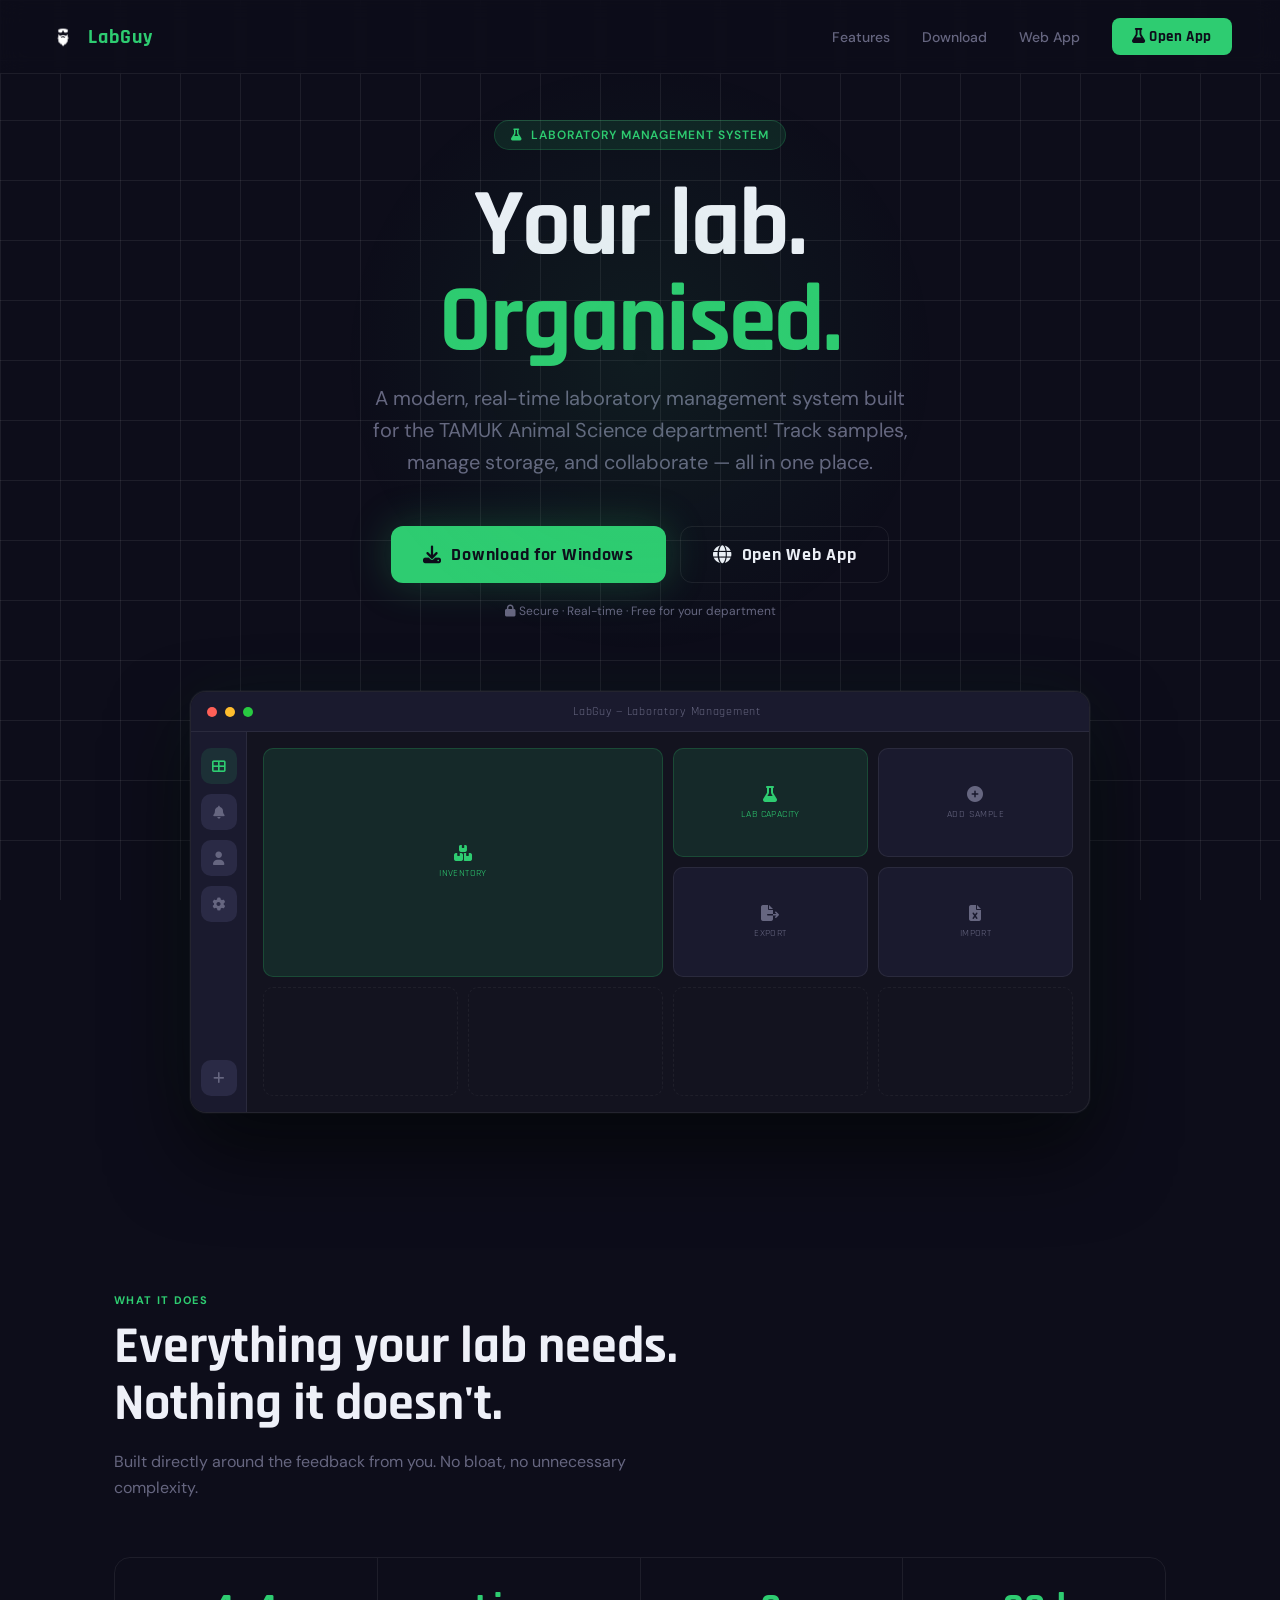
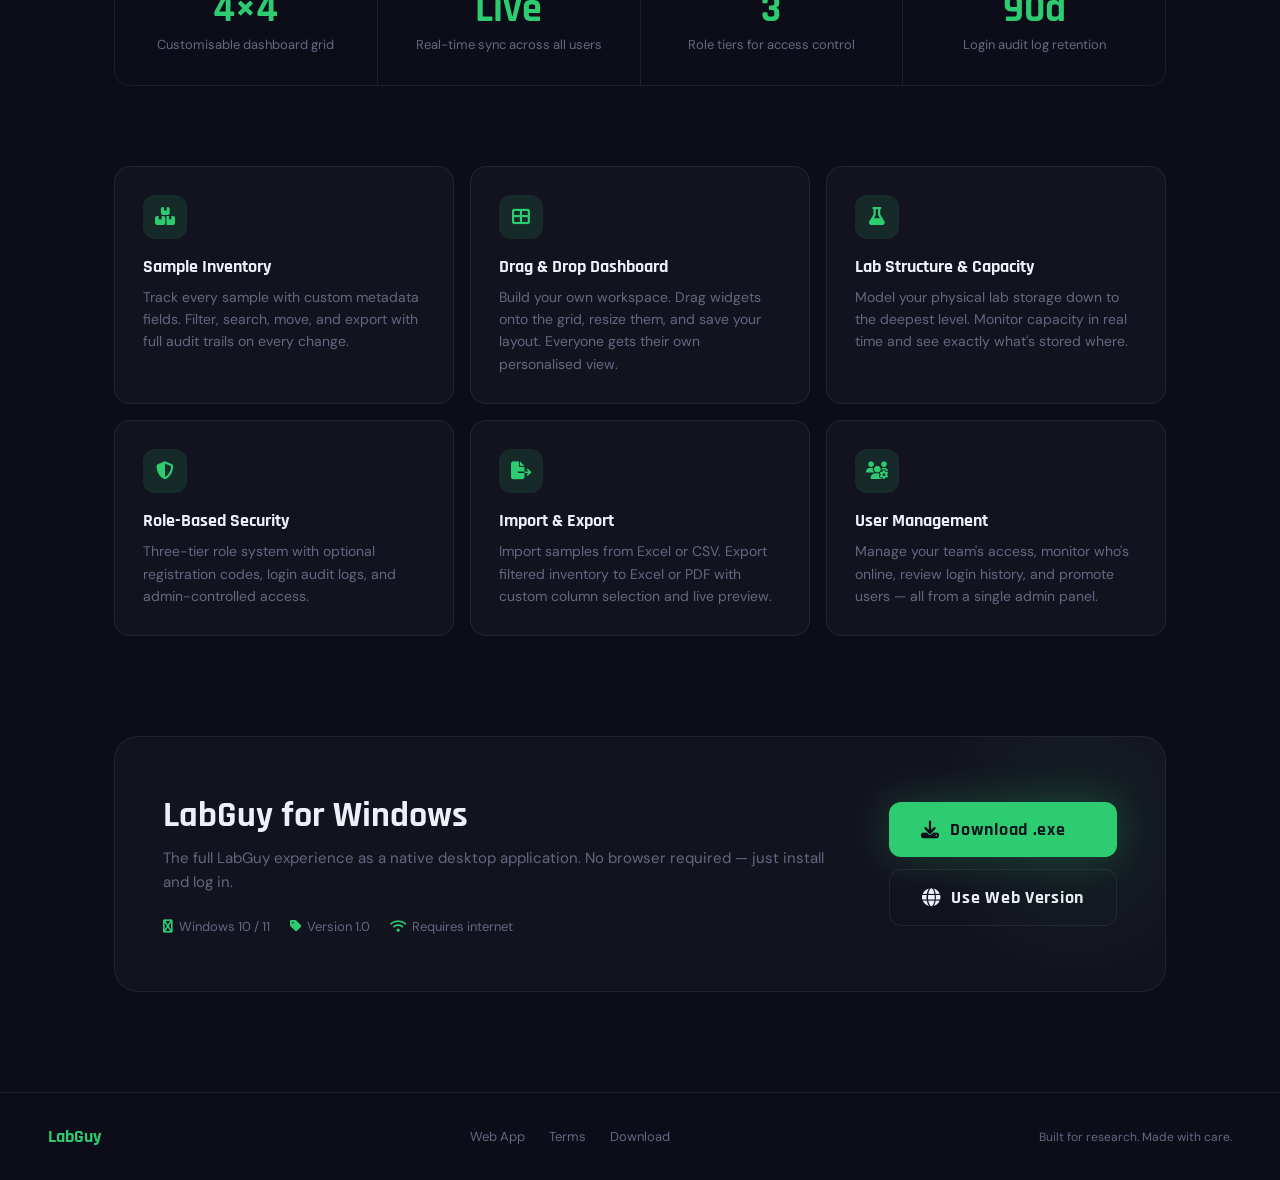
<file: index.html>
<!DOCTYPE html>
<html lang="en">
<head>
  <meta charset="UTF-8"/>
  <meta name="viewport" content="width=device-width, initial-scale=1.0"/>
  <title>LabGuy — Laboratory Management</title>
  <link rel="icon" href="app/LabGuy.png" type="image/png"/>
  <link href="https://fonts.googleapis.com/css2?family=Rajdhani:wght@400;600;700&family=DM+Sans:ital,wght@0,400;0,500;0,600;1,400&display=swap" rel="stylesheet"/>
  <link href="https://cdnjs.cloudflare.com/ajax/libs/font-awesome/6.4.0/css/all.min.css" rel="stylesheet"/>
  <style>
    :root {
      --bg:#0d0d1a;--bg-card:#13131f;--bg-card2:#1a1a2e;
      --green:#2ecc71;--green-dim:rgba(46,204,113,0.12);
      --border:rgba(255,255,255,0.07);--text:#eef0f8;--muted:#666680;--subtle:#2a2a45;
    }
    *,*::before,*::after{box-sizing:border-box;margin:0;padding:0}
    html{scroll-behavior:smooth}
    body{font-family:'DM Sans',sans-serif;background:var(--bg);color:var(--text);min-height:100vh;overflow-x:hidden}
    body::before{content:'';position:fixed;inset:0;background-image:linear-gradient(var(--border) 1px,transparent 1px),linear-gradient(90deg,var(--border) 1px,transparent 1px);background-size:60px 60px;pointer-events:none;z-index:0}
    nav{position:fixed;top:0;left:0;right:0;z-index:100;display:flex;align-items:center;justify-content:space-between;padding:18px 48px;background:rgba(13,13,26,0.85);backdrop-filter:blur(12px);border-bottom:1px solid var(--border)}
    .nav-logo{display:flex;align-items:center;gap:10px;text-decoration:none}
    .nav-logo img{width:30px;height:30px;border-radius:8px}
    .nav-logo-text{font-family:'Rajdhani',sans-serif;font-size:20px;font-weight:700;color:var(--green);letter-spacing:.04em}
    .nav-links{display:flex;align-items:center;gap:32px}
    .nav-links a{color:var(--muted);text-decoration:none;font-size:14px;font-weight:500;transition:color .2s}
    .nav-links a:hover{color:var(--text)}
    .nav-cta{background:var(--green)!important;color:#0d0d1a!important;padding:9px 20px;border-radius:8px;font-weight:700!important;font-family:'Rajdhani',sans-serif;font-size:15px!important;letter-spacing:.04em}
    .nav-cta:hover{opacity:.9;transform:translateY(-1px)}
    .hero{position:relative;z-index:1;min-height:100vh;display:flex;flex-direction:column;align-items:center;justify-content:center;text-align:center;padding:120px 24px 80px}
    .hero::after{content:'';position:absolute;top:30%;left:50%;transform:translate(-50%,-50%);width:600px;height:600px;background:radial-gradient(circle,rgba(46,204,113,0.08) 0%,transparent 70%);pointer-events:none}
    .hero-badge{display:inline-flex;align-items:center;gap:8px;background:var(--green-dim);border:1px solid rgba(46,204,113,0.2);border-radius:20px;padding:6px 16px;font-size:12px;font-weight:600;color:var(--green);letter-spacing:.08em;text-transform:uppercase;margin-bottom:28px;animation:fadeUp .6s ease both}
    .hero-title{font-family:'Rajdhani',sans-serif;font-size:clamp(52px,8vw,96px);font-weight:700;line-height:1;letter-spacing:-.02em;margin-bottom:12px;animation:fadeUp .6s .1s ease both}
    .hero-title span{color:var(--green)}
    .hero-subtitle{font-size:clamp(16px,2vw,20px);color:var(--muted);max-width:540px;line-height:1.6;margin-bottom:48px;animation:fadeUp .6s .2s ease both}
    .hero-actions{display:flex;gap:14px;flex-wrap:wrap;justify-content:center;animation:fadeUp .6s .3s ease both}
    .btn-primary{display:inline-flex;align-items:center;gap:10px;background:var(--green);color:#0d0d1a;padding:16px 32px;border-radius:12px;font-family:'Rajdhani',sans-serif;font-size:18px;font-weight:700;letter-spacing:.04em;text-decoration:none;transition:all .2s;box-shadow:0 0 40px rgba(46,204,113,0.25)}
    .btn-primary:hover{transform:translateY(-2px);box-shadow:0 0 60px rgba(46,204,113,0.4)}
    .btn-secondary{display:inline-flex;align-items:center;gap:10px;background:transparent;color:var(--text);padding:16px 32px;border-radius:12px;border:1px solid var(--border);font-family:'Rajdhani',sans-serif;font-size:18px;font-weight:700;letter-spacing:.04em;text-decoration:none;transition:all .2s}
    .btn-secondary:hover{border-color:rgba(255,255,255,0.15);background:rgba(255,255,255,0.04);transform:translateY(-2px)}
    .hero-note{margin-top:20px;font-size:12px;color:var(--muted);animation:fadeUp .6s .4s ease both}
    .hero-mockup{position:relative;z-index:1;margin-top:72px;width:100%;max-width:900px;animation:fadeUp .8s .5s ease both}
    .mockup-window{background:var(--bg-card);border:1px solid var(--border);border-radius:16px;overflow:hidden;box-shadow:0 40px 80px rgba(0,0,0,0.6),0 0 0 1px rgba(255,255,255,0.04),0 0 80px rgba(46,204,113,0.06)}
    .mockup-titlebar{display:flex;align-items:center;gap:8px;padding:12px 16px;background:var(--bg-card2);border-bottom:1px solid var(--border)}
    .mockup-dot{width:10px;height:10px;border-radius:50%}
    .mockup-dot:nth-child(1){background:#ff5f57}
    .mockup-dot:nth-child(2){background:#ffbd2e}
    .mockup-dot:nth-child(3){background:#28ca41}
    .mockup-title{flex:1;text-align:center;font-size:12px;color:var(--muted);font-family:'Rajdhani',sans-serif;letter-spacing:.06em}
    .mockup-body{display:flex;height:380px}
    .mockup-sidebar{width:56px;background:var(--bg-card2);border-right:1px solid var(--border);display:flex;flex-direction:column;align-items:center;padding:16px 0;gap:10px}
    .mockup-nav-btn{width:36px;height:36px;border-radius:10px;background:var(--subtle);display:flex;align-items:center;justify-content:center;font-size:13px;color:var(--muted)}
    .mockup-nav-btn.active{background:var(--green-dim);color:var(--green)}
    .mockup-grid{flex:1;padding:16px;display:grid;grid-template-columns:repeat(4,1fr);grid-template-rows:repeat(3,1fr);gap:10px}
    .mockup-widget{background:var(--bg-card2);border:1px solid var(--border);border-radius:10px;display:flex;flex-direction:column;align-items:center;justify-content:center;gap:6px;font-size:10px;color:var(--muted);font-family:'Rajdhani',sans-serif;letter-spacing:.04em}
    .mockup-widget i{font-size:16px}
    .mockup-widget.green{border-color:rgba(46,204,113,0.2);background:var(--green-dim);color:var(--green)}
    .mockup-widget.span2{grid-column:span 2}
    .mockup-widget.span2h{grid-row:span 2}
    .mockup-widget.empty{background:transparent;border:1px dashed rgba(255,255,255,0.05)}
    section{position:relative;z-index:1;padding:100px 24px;max-width:1100px;margin:0 auto}
    .section-label{font-size:11px;font-weight:700;letter-spacing:.12em;text-transform:uppercase;color:var(--green);margin-bottom:12px}
    .section-title{font-family:'Rajdhani',sans-serif;font-size:clamp(32px,5vw,52px);font-weight:700;line-height:1.1;margin-bottom:16px}
    .section-sub{font-size:16px;color:var(--muted);max-width:520px;line-height:1.6;margin-bottom:56px}
    .features-grid{display:grid;grid-template-columns:repeat(auto-fit,minmax(300px,1fr));gap:16px}
    .feature-card{background:var(--bg-card);border:1px solid var(--border);border-radius:16px;padding:28px;transition:border-color .2s,transform .2s}
    .feature-card:hover{border-color:rgba(46,204,113,0.2);transform:translateY(-3px)}
    .feature-icon{width:44px;height:44px;border-radius:12px;background:var(--green-dim);display:flex;align-items:center;justify-content:center;color:var(--green);font-size:18px;margin-bottom:16px}
    .feature-title{font-family:'Rajdhani',sans-serif;font-size:18px;font-weight:700;margin-bottom:8px;color:var(--text)}
    .feature-desc{font-size:14px;color:var(--muted);line-height:1.6}
    .download-section{max-width:1100px;margin:0 auto;padding:0 24px 100px;position:relative;z-index:1}
    .download-card{background:var(--bg-card);border:1px solid var(--border);border-radius:24px;padding:56px 48px;display:flex;align-items:center;justify-content:space-between;gap:40px;flex-wrap:wrap;position:relative;overflow:hidden}
    .download-card::before{content:'';position:absolute;top:-60px;right:-60px;width:300px;height:300px;background:radial-gradient(circle,rgba(46,204,113,0.08) 0%,transparent 70%);pointer-events:none}
    .download-info{flex:1;min-width:260px}
    .download-title{font-family:'Rajdhani',sans-serif;font-size:36px;font-weight:700;margin-bottom:8px}
    .download-sub{font-size:15px;color:var(--muted);line-height:1.6;margin-bottom:24px}
    .download-meta{display:flex;gap:20px;flex-wrap:wrap}
    .download-meta-item{display:flex;align-items:center;gap:6px;font-size:13px;color:var(--muted)}
    .download-meta-item i{color:var(--green)}
    .download-actions{display:flex;flex-direction:column;gap:12px;flex-shrink:0}
    .stats-row{display:flex;border:1px solid var(--border);border-radius:16px;overflow:hidden;margin-bottom:80px}
    .stat{flex:1;padding:32px 24px;text-align:center;border-right:1px solid var(--border)}
    .stat:last-child{border-right:none}
    .stat-value{font-family:'Rajdhani',sans-serif;font-size:40px;font-weight:700;color:var(--green);line-height:1;margin-bottom:6px}
    .stat-label{font-size:13px;color:var(--muted)}
    footer{position:relative;z-index:1;border-top:1px solid var(--border);padding:32px 48px;display:flex;align-items:center;justify-content:space-between;flex-wrap:wrap;gap:16px}
    .footer-logo{font-family:'Rajdhani',sans-serif;font-size:18px;font-weight:700;color:var(--green)}
    .footer-links{display:flex;gap:24px}
    .footer-links a{font-size:13px;color:var(--muted);text-decoration:none;transition:color .2s}
    .footer-links a:hover{color:var(--text)}
    .footer-copy{font-size:12px;color:var(--muted)}
    @keyframes fadeUp{from{opacity:0;transform:translateY(20px)}to{opacity:1;transform:translateY(0)}}
    @media(max-width:768px){nav{padding:16px 20px}.nav-links{display:none}.hero{padding:100px 20px 60px}.mockup-body{height:220px}.mockup-grid{grid-template-columns:repeat(2,1fr)}.mockup-widget.span2{grid-column:span 1}section{padding:60px 20px}.download-card{padding:32px 24px}.stats-row{flex-direction:column}.stat{border-right:none;border-bottom:1px solid var(--border)}.stat:last-child{border-bottom:none}footer{padding:24px 20px;flex-direction:column;text-align:center}.footer-links{justify-content:center}}
  </style>
</head>
<body>

<nav>
  <a class="nav-logo" href="#">
    <img src="app/LabGuy.png" alt="LabGuy"/>
    <span class="nav-logo-text">LabGuy</span>
  </a>
  <div class="nav-links">
    <a href="#features">Features</a>
    <a href="#download">Download</a>
    <a href="app/index.html">Web App</a>
    <a href="app/index.html" class="nav-cta"><i class="fas fa-flask"></i> Open App</a>
  </div>
</nav>

<div class="hero">
  <div class="hero-badge"><i class="fas fa-flask"></i> Laboratory Management System</div>
  <h1 class="hero-title">Your lab.<br><span>Organised.</span></h1>
  <p class="hero-subtitle">A modern, real-time laboratory management system built for the TAMUK Animal Science department! Track samples, manage storage, and collaborate — all in one place.</p>
  <div class="hero-actions">
    <a href="#download" class="btn-primary"><i class="fas fa-download"></i> Download for Windows</a>
    <a href="app/index.html" class="btn-secondary"><i class="fas fa-globe"></i> Open Web App</a>
  </div>
  <p class="hero-note"><i class="fas fa-lock"></i> Secure · Real-time · Free for your department</p>

  <div class="hero-mockup">
    <div class="mockup-window">
      <div class="mockup-titlebar">
        <div class="mockup-dot"></div>
        <div class="mockup-dot"></div>
        <div class="mockup-dot"></div>
        <span class="mockup-title">LabGuy — Laboratory Management</span>
      </div>
      <div class="mockup-body">
        <div class="mockup-sidebar">
          <div class="mockup-nav-btn active"><i class="fas fa-th-large"></i></div>
          <div class="mockup-nav-btn"><i class="fas fa-bell"></i></div>
          <div class="mockup-nav-btn"><i class="fas fa-user"></i></div>
          <div class="mockup-nav-btn"><i class="fas fa-cog"></i></div>
          <div class="mockup-nav-btn" style="margin-top:auto"><i class="fas fa-plus"></i></div>
        </div>
        <div class="mockup-grid">
          <div class="mockup-widget green span2 span2h"><i class="fas fa-boxes"></i>INVENTORY</div>
          <div class="mockup-widget green"><i class="fas fa-flask"></i>LAB CAPACITY</div>
          <div class="mockup-widget"><i class="fas fa-plus-circle"></i>ADD SAMPLE</div>
          <div class="mockup-widget"><i class="fas fa-file-export"></i>EXPORT</div>
          <div class="mockup-widget"><i class="fas fa-file-excel"></i>IMPORT</div>
          <div class="mockup-widget empty"></div>
          <div class="mockup-widget empty"></div>
          <div class="mockup-widget empty"></div>
          <div class="mockup-widget empty"></div>
        </div>
      </div>
    </div>
  </div>
</div>

<section id="features">
  <div class="section-label">What it does</div>
  <h2 class="section-title">Everything your lab needs.<br>Nothing it doesn't.</h2>
  <p class="section-sub">Built directly around the feedback from you. No bloat, no unnecessary complexity.</p>

  <div class="stats-row">
    <div class="stat"><div class="stat-value">4×4</div><div class="stat-label">Customisable dashboard grid</div></div>
    <div class="stat"><div class="stat-value">Live</div><div class="stat-label">Real-time sync across all users</div></div>
    <div class="stat"><div class="stat-value">3</div><div class="stat-label">Role tiers for access control</div></div>
    <div class="stat"><div class="stat-value">90d</div><div class="stat-label">Login audit log retention</div></div>
  </div>

  <div class="features-grid">
    <div class="feature-card">
      <div class="feature-icon"><i class="fas fa-boxes"></i></div>
      <div class="feature-title">Sample Inventory</div>
      <div class="feature-desc">Track every sample with custom metadata fields. Filter, search, move, and export with full audit trails on every change.</div>
    </div>
    <div class="feature-card">
      <div class="feature-icon"><i class="fas fa-th-large"></i></div>
      <div class="feature-title">Drag & Drop Dashboard</div>
      <div class="feature-desc">Build your own workspace. Drag widgets onto the grid, resize them, and save your layout. Everyone gets their own personalised view.</div>
    </div>
    <div class="feature-card">
      <div class="feature-icon"><i class="fas fa-flask"></i></div>
      <div class="feature-title">Lab Structure & Capacity</div>
      <div class="feature-desc">Model your physical lab storage down to the deepest level. Monitor capacity in real time and see exactly what's stored where.</div>
    </div>
    <div class="feature-card">
      <div class="feature-icon"><i class="fas fa-shield-alt"></i></div>
      <div class="feature-title">Role-Based Security</div>
      <div class="feature-desc">Three-tier role system with optional registration codes, login audit logs, and admin-controlled access.</div>
    </div>
    <div class="feature-card">
      <div class="feature-icon"><i class="fas fa-file-export"></i></div>
      <div class="feature-title">Import & Export</div>
      <div class="feature-desc">Import samples from Excel or CSV. Export filtered inventory to Excel or PDF with custom column selection and live preview.</div>
    </div>
    <div class="feature-card">
      <div class="feature-icon"><i class="fas fa-users-cog"></i></div>
      <div class="feature-title">User Management</div>
      <div class="feature-desc">Manage your team's access, monitor who's online, review login history, and promote users — all from a single admin panel.</div>
    </div>
  </div>
</section>

<div class="download-section" id="download">
  <div class="download-card">
    <div class="download-info">
      <div class="download-title">LabGuy for Windows</div>
      <p class="download-sub">The full LabGuy experience as a native desktop application. No browser required — just install and log in.</p>
      <div class="download-meta">
        <div class="download-meta-item"><i class="fas fa-windows"></i> Windows 10 / 11</div>
        <div class="download-meta-item"><i class="fas fa-tag"></i> Version 1.0</div>
        <div class="download-meta-item"><i class="fas fa-wifi"></i> Requires internet</div>
      </div>
    </div>
    <div class="download-actions">
      <a href="https://github.com/gusername101/LabGuy-Online/releases/latest" class="btn-primary">
        <i class="fas fa-download"></i> Download .exe
      </a>
      <a href="app/index.html" class="btn-secondary">
        <i class="fas fa-globe"></i> Use Web Version
      </a>
    </div>
  </div>
</div>

<footer>
  <div class="footer-logo">LabGuy</div>
  <div class="footer-links">
    <a href="app/index.html">Web App</a>
    <a href="app/terms_and_conditions.html">Terms</a>
    <a href="#download">Download</a>
  </div>
  <div class="footer-copy">Built for research. Made with care.</div>
</footer>

</body>
</html>
</file>
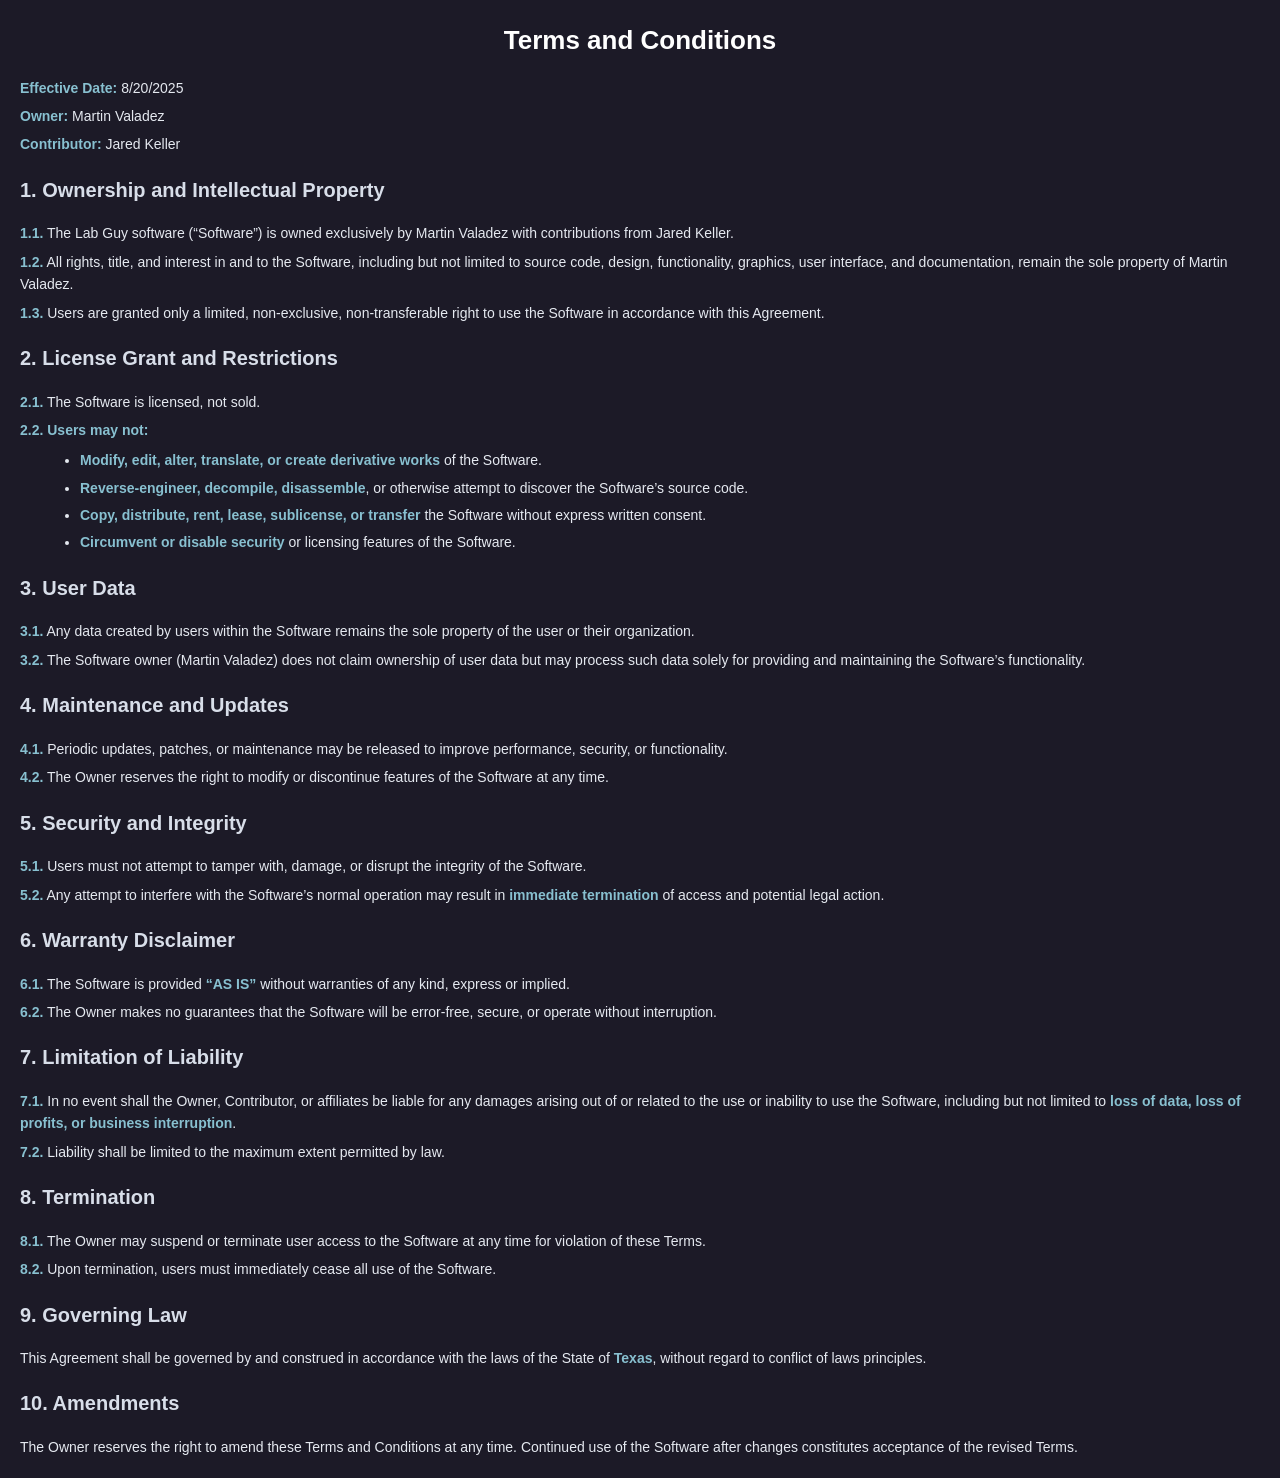
<file: app/terms_and_conditions.html>
<!DOCTYPE html>
<html lang="en">
<head>
  <meta charset="UTF-8">
  <title>Terms and Conditions</title>
  <style>
    body {
      background-color: #1C1A27;
      color: #E5E9F0;
      font-family: Arial, sans-serif;
      line-height: 1.6;
      margin: 20px;
    }
    h1, h2 {
      color: #ffffff;
    }
    h1 {
      font-size: 26px;
      text-align: center;
      margin-bottom: 15px;
    }
    h2 {
      font-size: 20px;
      margin-top: 18px;
      color: #d8dee9;
    }
    p {
      margin: 6px 0;
      font-size: 14px;
    }
    b {
      color: #88c0d0; /* subtle highlight blue for bold text */
    }
    ul {
      margin: 8px 0 8px 20px;
      font-size: 14px;
    }
    li {
      margin: 5px 0;
    }
  </style>
</head>
<body>
  <h1>Terms and Conditions</h1>
  <p><b>Effective Date:</b> 8/20/2025</p>
  <p><b>Owner:</b> Martin Valadez</p>
  <p><b>Contributor:</b> Jared Keller</p>

  <h2>1. Ownership and Intellectual Property</h2>
  <p><b>1.1.</b> The Lab Guy software (“Software”) is owned exclusively by Martin Valadez with contributions from Jared Keller.</p>
  <p><b>1.2.</b> All rights, title, and interest in and to the Software, including but not limited to source code, design, functionality, graphics, user interface, and documentation, remain the sole property of Martin Valadez.</p>
  <p><b>1.3.</b> Users are granted only a limited, non-exclusive, non-transferable right to use the Software in accordance with this Agreement.</p>

  <h2>2. License Grant and Restrictions</h2>
  <p><b>2.1.</b> The Software is licensed, not sold.</p>
  <p><b>2.2. Users may not:</b></p>
  <ul>
    <li><b>Modify, edit, alter, translate, or create derivative works</b> of the Software.</li>
    <li><b>Reverse-engineer, decompile, disassemble</b>, or otherwise attempt to discover the Software’s source code.</li>
    <li><b>Copy, distribute, rent, lease, sublicense, or transfer</b> the Software without express written consent.</li>
    <li><b>Circumvent or disable security</b> or licensing features of the Software.</li>
  </ul>

  <h2>3. User Data</h2>
  <p><b>3.1.</b> Any data created by users within the Software remains the sole property of the user or their organization.</p>
  <p><b>3.2.</b> The Software owner (Martin Valadez) does not claim ownership of user data but may process such data solely for providing and maintaining the Software’s functionality.</p>

  <h2>4. Maintenance and Updates</h2>
  <p><b>4.1.</b> Periodic updates, patches, or maintenance may be released to improve performance, security, or functionality.</p>
  <p><b>4.2.</b> The Owner reserves the right to modify or discontinue features of the Software at any time.</p>

  <h2>5. Security and Integrity</h2>
  <p><b>5.1.</b> Users must not attempt to tamper with, damage, or disrupt the integrity of the Software.</p>
  <p><b>5.2.</b> Any attempt to interfere with the Software’s normal operation may result in <b>immediate termination</b> of access and potential legal action.</p>

  <h2>6. Warranty Disclaimer</h2>
  <p><b>6.1.</b> The Software is provided <b>“AS IS”</b> without warranties of any kind, express or implied.</p>
  <p><b>6.2.</b> The Owner makes no guarantees that the Software will be error-free, secure, or operate without interruption.</p>

  <h2>7. Limitation of Liability</h2>
  <p><b>7.1.</b> In no event shall the Owner, Contributor, or affiliates be liable for any damages arising out of or related to the use or inability to use the Software, including but not limited to <b>loss of data, loss of profits, or business interruption</b>.</p>
  <p><b>7.2.</b> Liability shall be limited to the maximum extent permitted by law.</p>

  <h2>8. Termination</h2>
  <p><b>8.1.</b> The Owner may suspend or terminate user access to the Software at any time for violation of these Terms.</p>
  <p><b>8.2.</b> Upon termination, users must immediately cease all use of the Software.</p>

  <h2>9. Governing Law</h2>
  <p>This Agreement shall be governed by and construed in accordance with the laws of the State of <b>Texas</b>, without regard to conflict of laws principles.</p>

  <h2>10. Amendments</h2>
  <p>The Owner reserves the right to amend these Terms and Conditions at any time. Continued use of the Software after changes constitutes acceptance of the revised Terms.</p>
</body>
</html>
</file>
